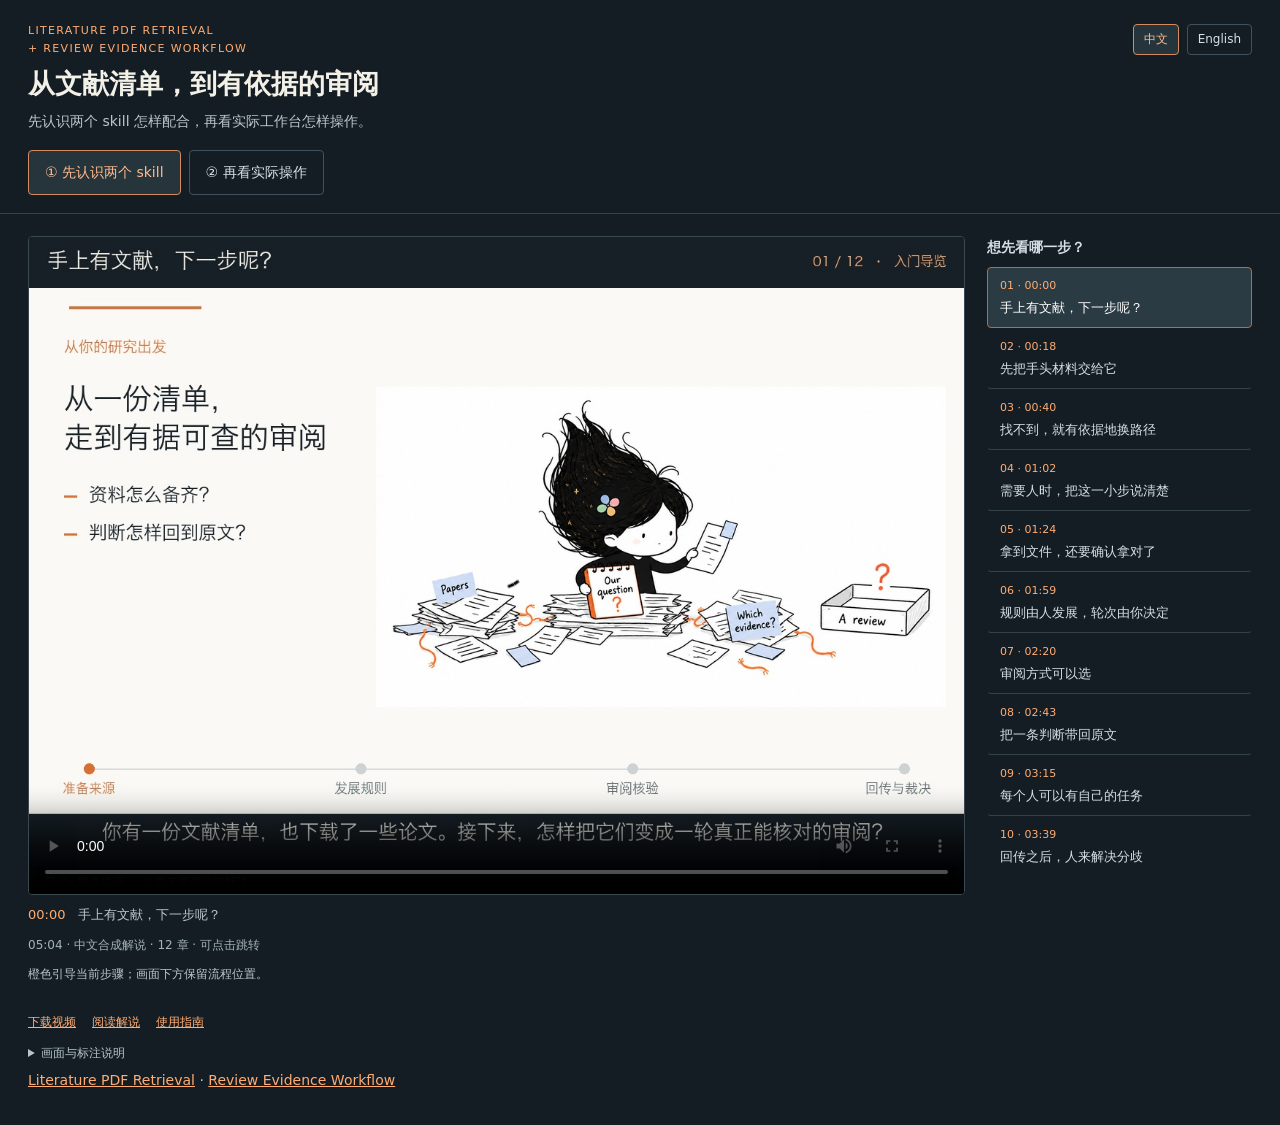
<file: docs/demo/index.html>
<!doctype html>
<html lang="zh-CN"><head><meta charset="utf-8"><meta name="viewport" content="width=device-width,initial-scale=1">
<title>从文献清单，到有依据的审阅</title>
<style>
*{box-sizing:border-box}body{margin:0;background:#141d23;color:#f3f0e8;font:15px/1.6 system-ui,sans-serif}header{padding:22px 28px 18px;border-bottom:1px solid #35434c;max-width:1700px;margin:auto}h1{font-size:27px;font-weight:650;line-height:1.4;margin:8px 0 7px}p{margin:6px 0;color:#bac7ce;font-size:14px}.eyebrow{color:#ffac73;font-size:11px;letter-spacing:.12em}.topline{display:flex;justify-content:space-between;align-items:center;gap:20px}.languages,.editions{display:flex;gap:8px;flex-wrap:wrap}.editions{margin-top:18px}.editions button{padding:10px 16px;font-size:14px}.languages button{padding:5px 10px;font-size:12px}button{border:1px solid #40515d;background:transparent;color:#d5e0e7;border-radius:4px;font:inherit;cursor:pointer}button:hover{background:#23323e}button[aria-pressed="true"]{border-color:#d48b60;color:#ffbb8f;background:#26343b}button:focus-visible,a:focus-visible{outline:2px solid #ffac73;outline-offset:2px}main{display:grid;grid-template-columns:minmax(0,1fr) 265px;gap:22px;padding:22px 28px;max-width:1700px;margin:auto}video{width:100%;display:block;background:#080d11;border:1px solid #3a4852;border-radius:4px}.chapters{height:calc(100vh - 270px);min-height:350px;overflow:auto}.chapters h2{margin:0 0 9px;font-size:14px;color:#d5dfe3}.chapters button{display:block;width:100%;padding:10px 12px;text-align:left;border:1px solid transparent;border-bottom-color:#34424c;font:13px/1.5 system-ui}.chapters button.active{background:#2a3b43;border-color:#a87155;color:#fff}.chapters button span{display:block;color:#ffac73;font-size:11px;margin-bottom:3px}a{color:#ffac73}footer{max-width:1700px;margin:auto;padding:0 28px 28px;color:#aab8c2;font-size:12px}details{margin-top:12px}summary{cursor:pointer;color:#b6c4cc}.current{min-height:25px;font-size:13px;margin-top:10px}.time{color:#ffac73;font-variant-numeric:tabular-nums}.hint{font-size:12px;color:#a3b2bc}.links{display:flex;gap:16px;flex-wrap:wrap}.legend{color:#bac7ce;font-size:12px;margin-top:10px}.dot{color:#ffac73}.teal{color:#79d8cc}@media(max-width:850px){main{display:block;padding:14px}.chapters{height:290px;min-height:0;margin-top:20px}header{padding:17px}h1{font-size:21px}footer{padding:0 17px 20px}.topline{align-items:flex-start}.eyebrow{max-width:210px}}
</style></head><body>
<header><div class="topline"><div class="eyebrow">LITERATURE PDF RETRIEVAL<br>+ REVIEW EVIDENCE WORKFLOW</div><div class="languages" aria-label="Language"><button type="button" data-lang="zh-CN" aria-pressed="true">中文</button><button type="button" data-lang="en" aria-pressed="false">English</button></div></div><h1 id="heading">从文献清单，到有依据的审阅</h1><p id="subtitle">先认识两个 skill 怎样配合，再看实际工作台怎样操作。</p><div class="editions" aria-label="Video"><button type="button" data-kind="intro" aria-pressed="true">① 先认识两个 skill</button><button type="button" data-kind="pilot" aria-pressed="false">② 再看实际操作</button></div></header>
<main><section><video id="film" controls playsinline preload="metadata"></video><p class="current"><span class="time" id="position">00:00</span>　<span id="chapter"></span></p><p class="hint" id="hint"></p><p class="legend" id="legend"></p></section><nav class="chapters" aria-label="视频章节"><h2 id="chapters-title">想先看哪一步？</h2><div id="chapter-buttons"></div></nav></main>
<footer><div class="links"><a id="download" download>下载视频</a><a id="transcript">阅读解说</a><a id="guide">使用指南</a></div><details><summary id="source-summary">画面与标注说明</summary><p id="source-note"></p></details><p><a href="https://github.com/Beeeeeeelle/literature-pdf-retrieval">Literature PDF Retrieval</a> · <a href="https://github.com/Beeeeeeelle/review-evidence-workflow">Review Evidence Workflow</a></p></footer>
<script>
const q=s=>document.querySelector(s),film=q('#film'),chapter=q('#chapter'),position=q('#position');
const query=new URLSearchParams(location.search);let lang=query.get('lang')==='en'?'en':'zh-CN',kind=query.get('video')==='pilot'?'pilot':'intro',library=[],buttons=[],current=null;
const words={
 'zh-CN':{heading:'从文献清单，到有依据的审阅',subtitle:'先认识两个 skill 怎样配合，再看实际工作台怎样操作。',intro:'① 先认识两个 skill',pilot:'② 再看实际操作',chapters:'想先看哪一步？',ready:'点击播放，或从右侧选一章开始。',download:'下载视频',transcript:'阅读解说',guide:'使用指南',source:'画面与标注说明',speech:'中文合成解说',count:'章 · 可点击跳转',note:'总览结合流程示意、已有 Belle 概念插画和真实界面截图。R017 是交接示例；独立表单使用模拟资料；TALL 与 Agency 图片是注明来源的适配展示。操作导览使用真实 Pilot 截图和独立演示反馈。圈线、箭头与镜头裁切是后期引导，均非连续录屏；黄色引文高亮来自实际阅读器。',introLegend:'橙色引导当前步骤；画面下方保留流程位置。',pilotLegend:'橙色圈框：看这里　·　青色箭头：回到原文　·　黄色：阅读器的引文定位'},
 en:{heading:'From a study list to an evidence-linked review',subtitle:'First meet the two skills. Then explore the actual workbench.',intro:'① Meet the two skills',pilot:'② Explore the workbench',chapters:'Where would you like to start?',ready:'Press play, or choose a chapter on the right.',download:'Download video',transcript:'Read the transcript',guide:'Read the guide',source:'About the visuals',speech:'English synthetic narration',count:'chapters · click to jump',note:'The introduction combines workflow diagrams, existing Belle concept illustrations and actual interface captures. R017 is an illustrative handoff; the independent form uses fictional data; TALL and Agency images are attributed case adaptations. The workbench tour uses real Pilot captures and separate demo responses. Circles, arrows and camera crops are editorial guidance, not a continuous recording. Yellow quotation highlights come from the functioning reader.',introLegend:'Orange identifies the current step; the journey stays visible below.',pilotLegend:'Orange: look here · Teal: follow the evidence · Yellow: reader quotation match'}
};
function clock(t){return String(Math.floor(t/60)).padStart(2,'0')+':'+String(Math.floor(t%60)).padStart(2,'0');}
function select(){
 const w=words[lang];current=library.find(v=>v.lang===lang&&v.kind===kind);if(!current)return;
 document.documentElement.lang=lang;document.title=w.heading;q('#heading').textContent=w.heading;q('#subtitle').textContent=w.subtitle;
 for(const el of document.querySelectorAll('[data-lang]'))el.setAttribute('aria-pressed',String(el.dataset.lang===lang));
 for(const el of document.querySelectorAll('[data-kind]')){el.setAttribute('aria-pressed',String(el.dataset.kind===kind));el.textContent=w[el.dataset.kind];}
 q('#chapters-title').textContent=w.chapters;q('.chapters').setAttribute('aria-label',lang==='en'?'Video chapters':'视频章节');chapter.textContent=w.ready;position.textContent='00:00';
 q('#hint').textContent=clock(Math.round(current.duration))+' · '+w.speech+' · '+current.chapters.length+' '+w.count;
 q('#legend').textContent=kind==='intro'?w.introLegend:w.pilotLegend;
 for(const id of ['download','transcript','guide']){q('#'+id).textContent=w[id];q('#'+id).href=id==='download'?current.src:current[id];}
 q('#source-summary').textContent=w.source;q('#source-note').textContent=w.note;
 film.pause();film.poster=current.poster;film.src=current.src;film.load();
 q('#chapter-buttons').replaceChildren();buttons=current.chapters.map((c,i)=>{const b=document.createElement('button');b.type='button';b.dataset.time=c.start;const s=document.createElement('span');s.textContent=String(i+1).padStart(2,'0')+' · '+clock(c.start);b.append(s,document.createTextNode(c.title));b.addEventListener('click',()=>{film.currentTime=c.start;film.play().catch(()=>{chapter.textContent=w.ready;});});q('#chapter-buttons').append(b);return b;});
 history.replaceState(null,'','?video='+kind+'&lang='+lang);
}
for(const el of document.querySelectorAll('[data-lang]'))el.addEventListener('click',()=>{lang=el.dataset.lang;select();});
for(const el of document.querySelectorAll('[data-kind]'))el.addEventListener('click',()=>{kind=el.dataset.kind;select();});
film.addEventListener('timeupdate',()=>{let index=-1;for(let i=0;i<buttons.length;i++)if(Number(buttons[i].dataset.time)<=film.currentTime)index=i;buttons.forEach((b,i)=>{b.classList.toggle('active',i===index);if(i===index)b.setAttribute('aria-current','true');else b.removeAttribute('aria-current');});position.textContent=clock(film.currentTime);if(index>=0)chapter.textContent=current.chapters[index].title;});
fetch('videos.json').then(r=>{if(!r.ok)throw new Error('Video manifest unavailable');return r.json();}).then(v=>{library=v;select();}).catch(()=>{chapter.textContent=lang==='en'?'Start the local server described in the README to view the chapter player.':'请按 README 启动本地服务，再使用章节播放器。';});
</script></body></html>
</file>
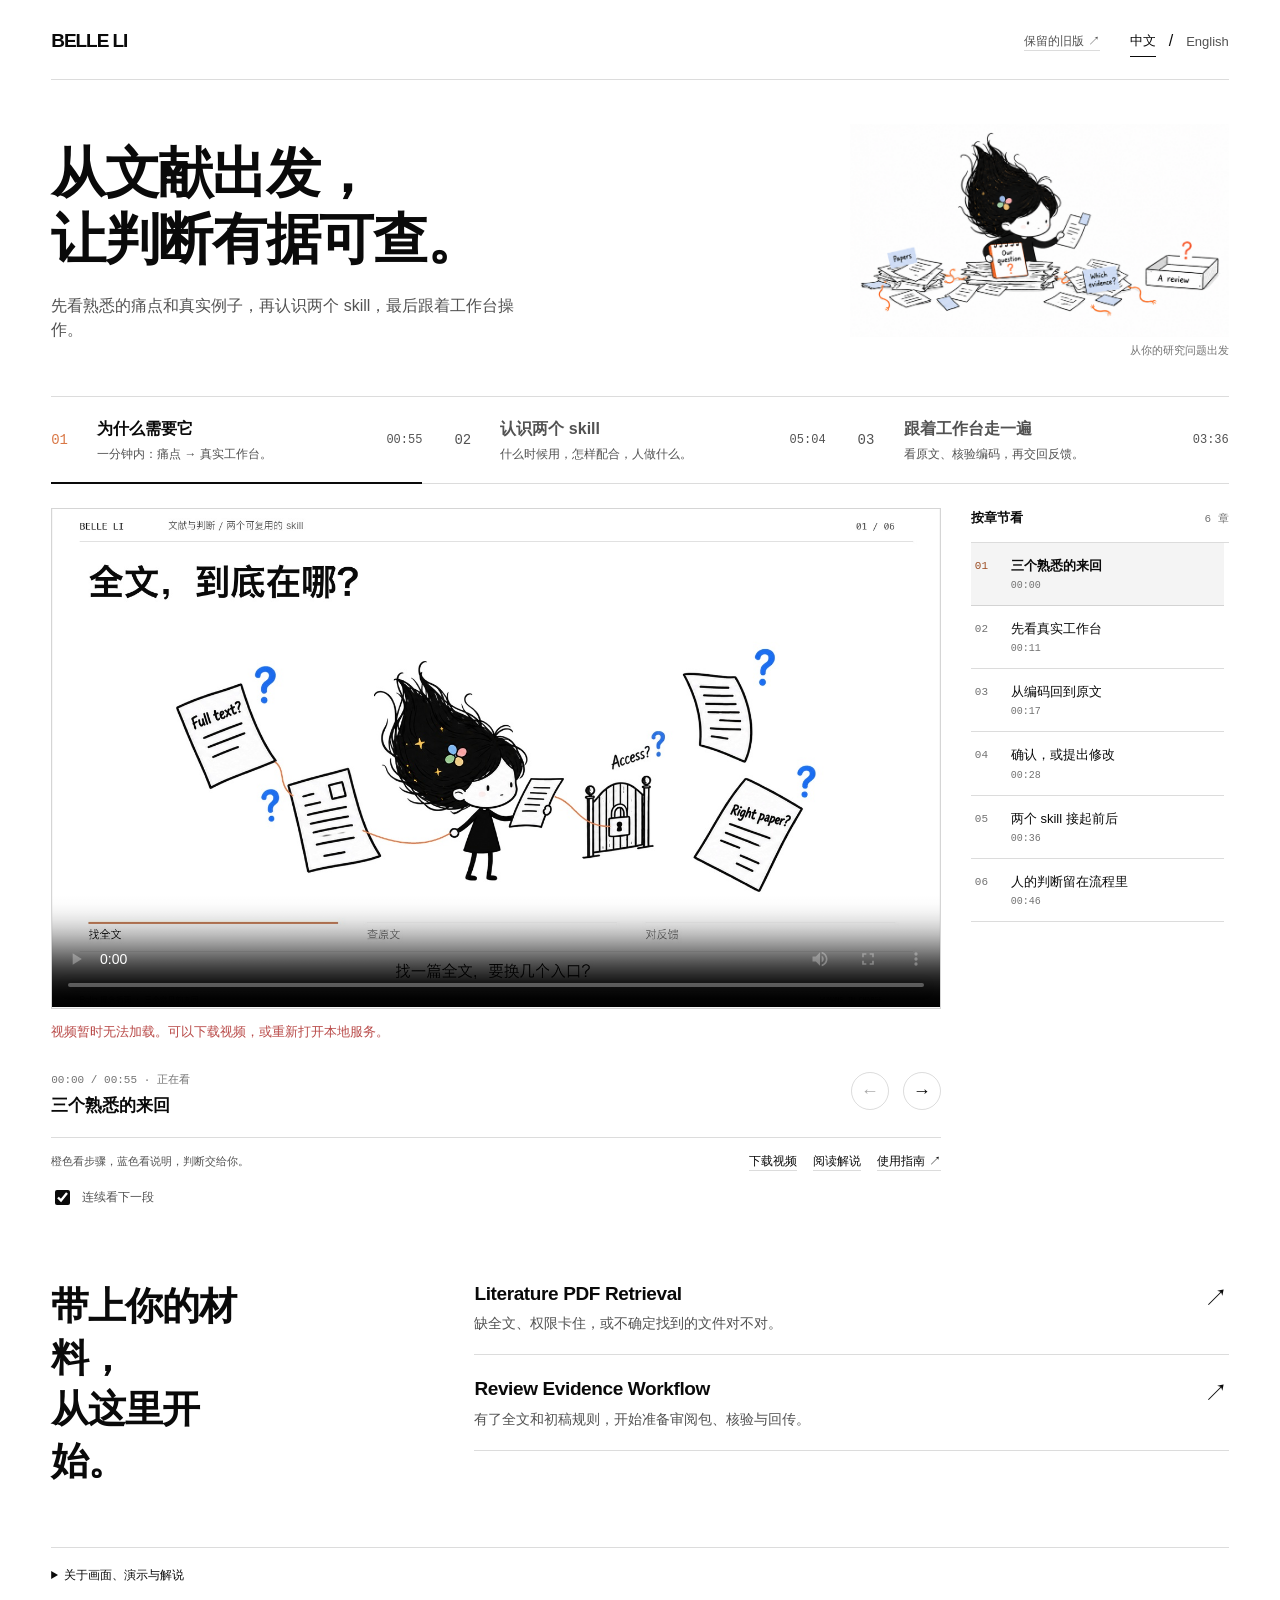
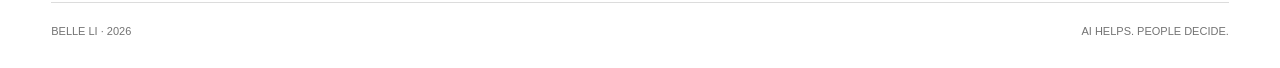
<file: docs/watch/index.html>
<!doctype html>
<html lang="zh-CN">
<head>
<meta charset="utf-8"><meta name="viewport" content="width=device-width,initial-scale=1">
<meta name="description" content="三段视频，从痛点和真实例子开始，认识全文获取与人主导的文献审阅。Belle Li 的可复用研究工作流。">
<title>从文献到判断 · Belle Li</title>
<!-- Adapted from Belle Design System / template-personal-web.html. -->
<style>
:root{--paper:#fff;--ink:#0a0a0a;--graphite:#525252;--quiet:#737373;--rule:rgba(10,10,10,.14);--path-orange:#d97745;--note-blue:#5f7fa3;--alert-red:#b94a48;--font-sans:Inter,"Helvetica Neue",Arial,sans-serif;--font-cjk:"Noto Sans SC","PingFang SC",sans-serif;--font-mono:"IBM Plex Mono","SFMono-Regular",monospace;--ease:cubic-bezier(.16,1,.3,1);--page:min(92vw,1440px)}
*{box-sizing:border-box}html{scroll-behavior:smooth}body{margin:0;background:var(--paper);color:var(--ink);font:16px/1.5 var(--font-sans)}html:lang(zh-CN) body{font-family:var(--font-cjk)}button,a{-webkit-tap-highlight-color:transparent}button{font:inherit;color:inherit;cursor:pointer}a{color:inherit}button:focus-visible,a:focus-visible,summary:focus-visible,video:focus-visible{outline:2px solid var(--note-blue);outline-offset:5px}.page{width:var(--page);margin:auto}.meta{font:500 11px/1.4 var(--font-mono);letter-spacing:.08em;text-transform:uppercase;color:var(--quiet)}.site-header{display:flex;align-items:center;justify-content:space-between;padding:26px 0 22px;border-bottom:1px solid var(--rule);gap:24px}.brand{font-size:19px;font-weight:800;letter-spacing:-.055em;text-decoration:none}.header-right{display:flex;align-items:center;gap:30px}.language{display:flex;align-items:center;gap:13px}.language button{border:0;background:transparent;padding:5px 0;font-size:13px;color:var(--graphite)}.language button[aria-pressed=true]{color:var(--ink);border-bottom:1px solid currentColor}.archive{font-size:12px;color:var(--graphite);text-decoration:none;border-bottom:1px solid var(--rule)}
.hero{display:grid;grid-template-columns:1.5fr .75fr;gap:40px;align-items:center;padding:44px 0 38px;min-height:250px}.hero h1{font-size:clamp(42px,5.3vw,76px);letter-spacing:-.055em;line-height:1.02;margin:0;font-weight:700}.hero h1 span{display:block}html:lang(zh-CN) h1{letter-spacing:-.025em;line-height:1.2;font-size:clamp(34px,4.3vw,64px)}.hero p{font-size:16px;color:var(--graphite);max-width:53ch;margin:22px 0 0}.hero-art{margin:0;justify-self:end;max-width:380px;position:relative}.hero-art img{width:100%;height:auto;display:block;aspect-ratio:1672/941;object-fit:contain}.hero-art figcaption{font-size:11px;color:var(--quiet);text-align:right;margin-top:5px}
.editions{display:grid;grid-template-columns:repeat(3,minmax(0,1fr));border-top:1px solid var(--rule);border-bottom:1px solid var(--rule);gap:32px;margin-bottom:24px}.episode{background:none;border:0;display:grid;grid-template-columns:32px 1fr auto;gap:14px;text-align:left;padding:20px 0;position:relative;align-items:center;color:var(--graphite)}.episode:after{content:"";position:absolute;height:2px;left:0;right:0;bottom:-1px;background:var(--ink);transform:scaleX(0);transform-origin:left;transition:transform .55s var(--ease)}.episode[aria-pressed=true]:after{transform:scaleX(1)}.episode[aria-pressed=true]{color:var(--ink)}.episode[aria-pressed=true] .episode-number{color:var(--path-orange)}.episode-number{font:14px var(--font-mono)}.episode-title{font-size:16px;font-weight:650;display:block}.episode-desc{font-size:12px;display:block;color:var(--graphite);margin-top:4px}.duration{font:12px var(--font-mono);align-self:center;color:var(--graphite)}
.viewer{display:grid;grid-template-columns:minmax(0,1fr) 258px;gap:30px;align-items:start}.screen{min-width:0}video{display:block;width:100%;aspect-ratio:16/9;background:#f7f7f7;border:1px solid var(--rule)}.watch-row{display:flex;justify-content:space-between;gap:20px;align-items:start;padding:18px 0;border-bottom:1px solid var(--rule)}.watch-caption{min-width:0}.current-label{font:11px var(--font-mono);color:var(--quiet);margin:0 0 6px}.current{font-size:17px;font-weight:600;margin:0}.controls{display:flex;gap:14px;flex-shrink:0}.controls button{background:none;border:1px solid var(--rule);width:38px;height:38px;border-radius:50%;font-size:18px;transition:transform .5s var(--ease)}.controls button:hover{transform:translateY(-2px)}.controls button:disabled{color:#aaa;cursor:default}.under-video{display:flex;justify-content:space-between;gap:20px;align-items:baseline;margin:14px 0 0}.legend{font-size:11px;color:var(--graphite);margin:0}.links{display:flex;flex-wrap:wrap;gap:16px;font-size:12px;justify-content:flex-end}.links a{text-decoration:none;border-bottom:1px solid var(--rule);white-space:nowrap}
.chapters{margin:0;border:0}.chapters summary{cursor:pointer;display:flex;align-items:baseline;justify-content:space-between;gap:16px;font-size:13px;font-weight:600;padding:0 0 14px;list-style:none;border-bottom:1px solid var(--rule)}.chapters summary::-webkit-details-marker{display:none}.chapter-count{font:11px var(--font-mono);color:var(--quiet)}#chapter-buttons{height:min(530px,38vw);overflow:auto;scrollbar-width:thin;scrollbar-color:#ccc transparent;padding-right:5px}.chapter-button{display:grid;grid-template-columns:26px 1fr;gap:10px;background:transparent;border:0;border-bottom:1px solid var(--rule);width:100%;text-align:left;padding:14px 4px;font-size:13px;line-height:1.4;transition:background .5s var(--ease)}.chapter-button .num{font:11px var(--font-mono);color:var(--quiet);padding-top:3px}.chapter-button small{display:block;font:10px var(--font-mono);color:var(--quiet);margin-top:5px}.chapter-button.active{background:#f4f4f4}.chapter-button.active .num{color:#9d4f26}.chapter-button.active .chapter-name{font-weight:650}.chapter-button:hover{background:#f7f7f7}
.context{display:grid;grid-template-columns:.65fr 1.35fr;gap:60px;padding:72px 0 60px}.context h2{font-size:clamp(26px,3vw,42px);letter-spacing:-.03em;line-height:1.15;margin:0;max-width:15ch}html:lang(zh-CN) .context h2{max-width:10ch;line-height:1.35}.resource-row{display:grid;grid-template-columns:1fr 25px;border-bottom:1px solid var(--rule);gap:20px;padding:20px 0;text-decoration:none}.resource-row:first-child{padding-top:0}.resource-row h3{font-size:19px;margin:0 0 5px;letter-spacing:-.02em}.resource-row p{color:var(--graphite);font-size:14px;margin:0}.arrow{font-size:24px;transition:transform .5s var(--ease)}.resource-row:hover .arrow{transform:translate(3px,-3px)}.continuous{display:flex;align-items:center;gap:9px;margin:16px 0 0;font-size:12px;color:var(--graphite)}.continuous input{accent-color:var(--ink);width:15px;height:15px}.source{font-size:12px;color:var(--graphite);border-top:1px solid var(--rule);padding:18px 0}.source summary{cursor:pointer;color:var(--ink)}.source p{max-width:90ch;line-height:1.7}footer{padding:20px 0 28px;display:flex;justify-content:space-between;gap:24px;color:var(--quiet);font-size:11px;border-top:1px solid var(--rule)}.status{color:var(--alert-red);font-size:13px}.skip{position:absolute;top:-80px;background:var(--ink);color:var(--paper);padding:10px;z-index:10}.skip:focus{top:8px}.film-enter{animation:enter .8s var(--ease)}@keyframes enter{from{opacity:.6;transform:translateY(5px)}to{opacity:1;transform:none}}
@media(max-width:1100px){.viewer{grid-template-columns:minmax(0,1fr) 222px;gap:22px}.hero{gap:24px}.hero-art{max-width:280px}.episode-desc{max-width:30ch}.under-video{flex-direction:column;gap:10px}.links{justify-content:flex-start}}
@media(max-width:900px){.viewer{grid-template-columns:1fr}.chapters{margin-top:8px}#chapter-buttons{height:262px;display:grid;grid-template-columns:1fr 1fr;column-gap:24px}.chapters summary:after{content:'−';font-size:16px}.chapters:not([open]) summary:after{content:'+'}.chapter-count{margin-left:auto}.hero-art{max-width:250px}.hero h1{font-size:clamp(37px,5.5vw,58px)}.context{gap:30px}.under-video{flex-direction:row}.header-right{gap:20px}}
@media(max-width:600px){.site-header{padding:18px 0}.header-right{gap:16px}.brand{font-size:17px}.hero{padding:28px 0;grid-template-columns:1fr;gap:0;position:relative;min-height:0}.hero h1{font-size:42px;max-width:12ch}html:lang(zh-CN) .hero h1{font-size:35px;max-width:none}.hero p{font-size:14px;max-width:28ch;margin-top:17px}.hero-art{position:absolute;right:0;bottom:24px;width:116px}.hero-art figcaption{display:none}.hero p{padding-right:15px;width:68%}.editions{grid-template-columns:1fr;gap:0;margin-bottom:16px}.episode+.episode{border-top:1px solid var(--rule)}.episode{grid-template-columns:1fr auto;gap:7px;padding:14px 0}.episode-number{display:none}.episode-title{font-size:14px}.episode-desc{font-size:11px}.duration{font-size:10px}.viewer{gap:20px}.current{font-size:15px}.controls{gap:8px}.controls button{width:32px;height:32px}.under-video{flex-direction:column;gap:12px}#chapter-buttons{grid-template-columns:1fr;height:275px}.context{grid-template-columns:1fr;gap:26px;padding:52px 0 42px}.context h2{font-size:31px;max-width:16ch}html:lang(zh-CN) .context h2{max-width:none}.resource-row h3{font-size:18px}.archive{font-size:11px}.language{gap:10px}.language button{font-size:12px}footer{flex-wrap:wrap}}
@media(prefers-reduced-motion:reduce){html{scroll-behavior:auto}*,*:before,*:after{animation:none!important;transition:none!important;transform:none!important}.episode:after{display:none}.episode[aria-pressed=true]:after{display:block}}
</style>
</head>
<body>
<a class="skip" href="#film" id="skip">跳到视频</a>
<div class="page">
<header class="site-header"><a class="brand" href="https://github.com/Beeeeeeelle">BELLE LI</a><div class="header-right"><a class="archive" id="archive" href="../demo/?video=intro&lang=zh-CN">保留的旧版 ↗</a><nav class="language" aria-label="Language"><button type="button" data-lang="zh-CN" aria-pressed="true">中文</button><span aria-hidden="true">/</span><button type="button" data-lang="en" aria-pressed="false">English</button></nav></div></header>
<main>
<section class="hero"><div><h1 id="heading"><span>从文献出发，</span><span>让判断有据可查。</span></h1><p id="subtitle">先看熟悉的痛点和真实例子，再认识两个 skill，最后跟着工作台操作。</p></div><figure class="hero-art"><img src="assets/question.png" alt="Belle 用研究问题连接论文与证据" width="1672" height="941"><figcaption id="art-note">从你的研究问题出发</figcaption></figure></section>
<nav class="editions" aria-label="Video"><button class="episode" type="button" data-kind="opening" aria-pressed="true"><span class="episode-number">01</span><span><span class="episode-title" id="opening-title">为什么需要它</span><span class="episode-desc" id="opening-desc">一分钟内：痛点 → 真实工作台。</span></span><span class="duration" id="opening-duration">00:55</span></button><button class="episode" type="button" data-kind="intro" aria-pressed="false"><span class="episode-number">02</span><span><span class="episode-title" id="intro-title">认识两个 skill</span><span class="episode-desc" id="intro-desc">什么时候用，怎样配合，人做什么。</span></span><span class="duration" id="intro-duration">05:04</span></button><button class="episode" type="button" data-kind="pilot" aria-pressed="false"><span class="episode-number">03</span><span><span class="episode-title" id="pilot-title">跟着工作台走一遍</span><span class="episode-desc" id="pilot-desc">看原文、核验编码，再交回反馈。</span></span><span class="duration" id="pilot-duration">03:36</span></button></nav>
<div class="viewer"><section class="screen" aria-label="Video player"><video id="film" controls playsinline preload="metadata" poster="media/opening.zh-CN.jpg" src="media/opening.zh-CN.mp4" tabindex="0"></video><p id="status" class="status" role="status" hidden></p><div class="watch-row"><div class="watch-caption"><p class="current-label"><span id="position">00:00</span> <span aria-hidden="true">/</span> <span id="total">00:55</span><span id="playing-label"> · 正在看</span></p><p class="current" id="chapter">三个熟悉的来回</p></div><div class="controls"><button type="button" id="previous" aria-label="上一章" title="上一章">←</button><button type="button" id="next" aria-label="下一章" title="下一章">→</button></div></div><div class="under-video"><p class="legend" id="legend">橙色看步骤，蓝色看说明，判断交给你。</p><div class="links"><a id="download" href="media/opening.zh-CN.mp4" download>下载视频</a><a id="transcript" href="opening/TRANSCRIPT.zh-CN.md">阅读解说</a><a id="guide" href="https://github.com/Beeeeeeelle/review-evidence-workflow/blob/main/docs/START-HERE.zh-CN.md">使用指南 ↗</a></div></div><label class="continuous"><input id="continue-films" type="checkbox" checked><span id="continue-label">连续看下一段</span></label></section><details class="chapters" open><summary><span id="chapters-title">按章节看</span><span class="chapter-count" id="chapter-count">6 章</span></summary><nav id="chapter-buttons" aria-label="视频章节"></nav></details></div>
<noscript><p>视频可直接播放。章节跳转和语言切换需要 JavaScript；也可以在<a href="../intro/README.md">视频目录</a>选择英文版。</p></noscript>
<section class="context"><h2 id="context-title">带上你的材料，<br>从这里开始。</h2><div><a class="resource-row" href="https://github.com/Beeeeeeelle/literature-pdf-retrieval"><div><h3>Literature PDF Retrieval</h3><p id="pdf-desc">缺全文、权限卡住，或不确定找到的文件对不对。</p></div><span class="arrow" aria-hidden="true">↗</span></a><a class="resource-row" href="https://github.com/Beeeeeeelle/review-evidence-workflow"><div><h3>Review Evidence Workflow</h3><p id="review-desc">有了全文和初稿规则，开始准备审阅包、核验与回传。</p></div><span class="arrow" aria-hidden="true">↗</span></a></div></section>
<details class="source"><summary id="source-summary">关于画面、演示与解说</summary><p id="source-note">这些视频使用真实界面截图、流程示意与 Belle 概念插画。引导标注和镜头移动为后期制作；解说使用合成语音。</p></details>
</main><footer><span>BELLE LI · 2026</span><span>AI HELPS. PEOPLE DECIDE.</span></footer>
</div>
<script src="player.js"></script>
</body></html>
</file>
